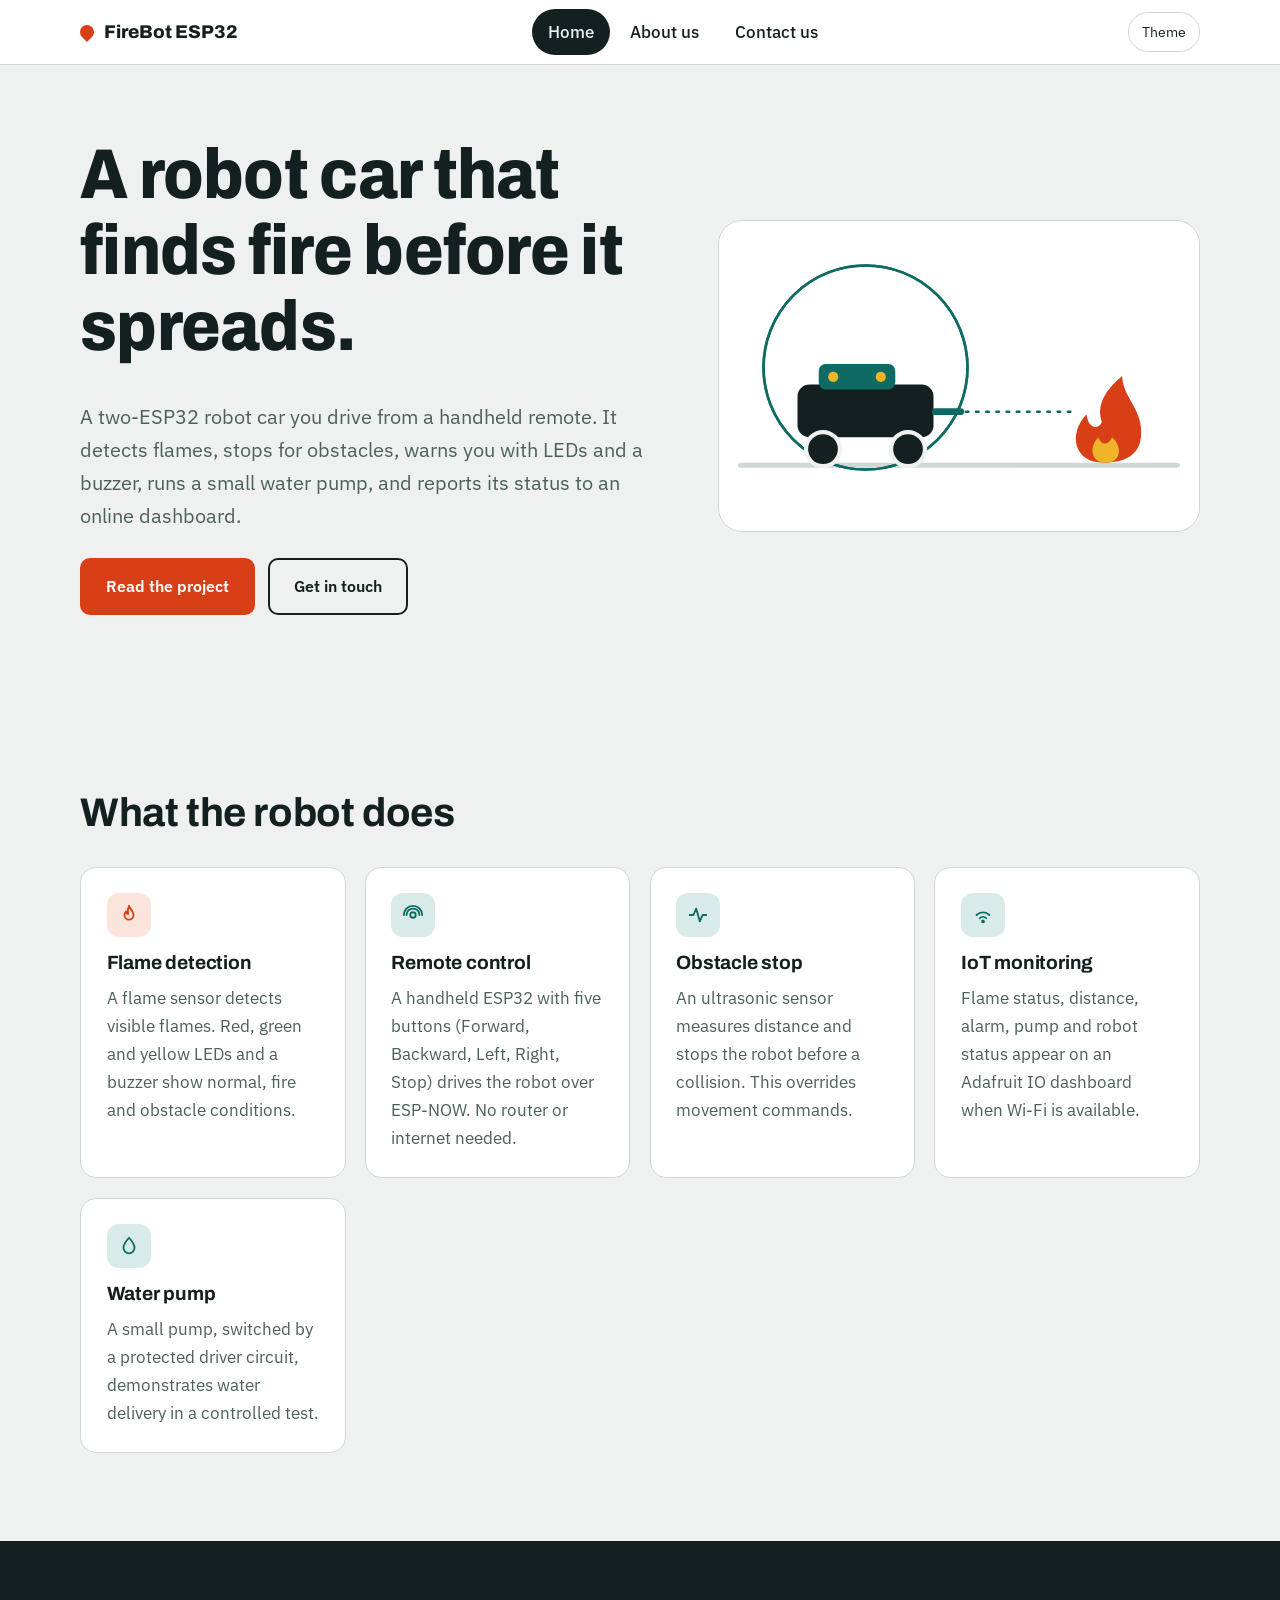
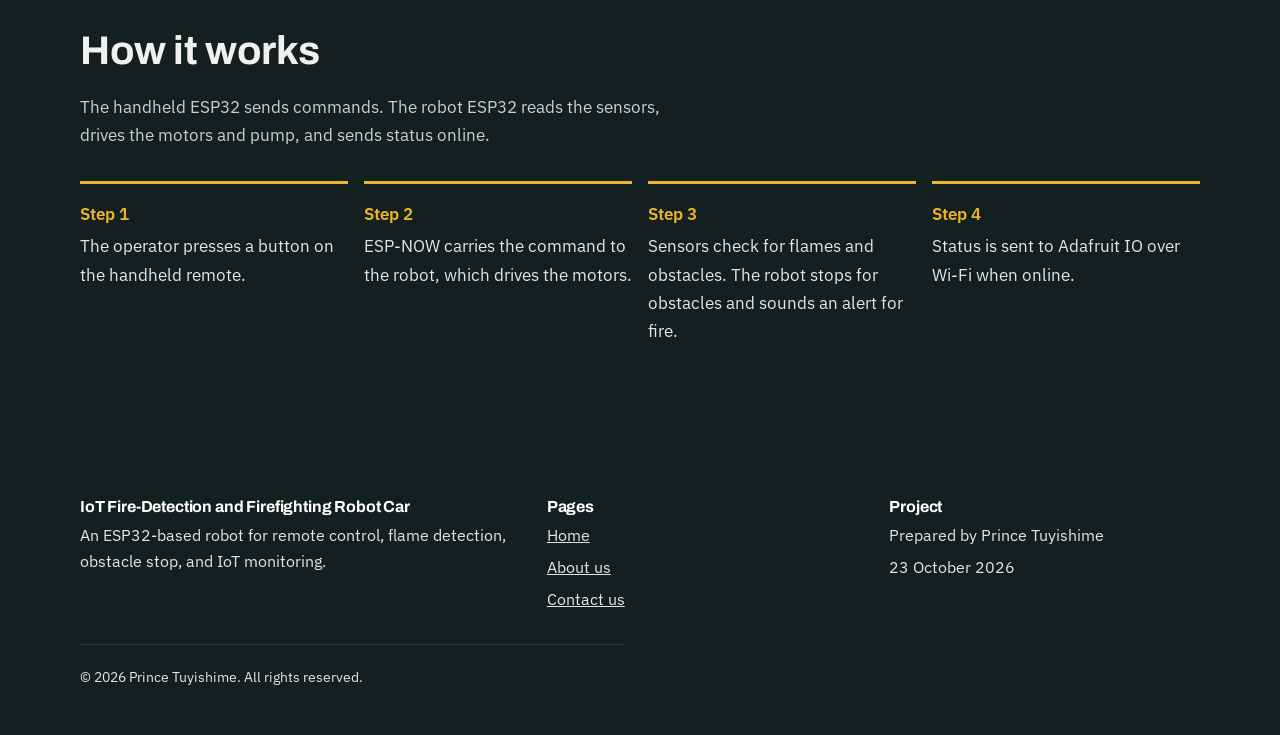
<file: index.html>
<!DOCTYPE html>
<html lang="en">
<head>
<meta charset="utf-8">
<meta name="viewport" content="width=device-width, initial-scale=1">
<title>Home – Fire-Detection Robot Car</title>
<link rel="preconnect" href="https://fonts.googleapis.com">
<link rel="preconnect" href="https://fonts.gstatic.com" crossorigin>
<link href="https://fonts.googleapis.com/css2?family=Archivo:wdth,wght@75..125,500..800&family=IBM+Plex+Sans:wght@400;500;600&display=swap" rel="stylesheet">
<link rel="stylesheet" href="style.css">
</head>
<body>
<header class="nav">
  <div class="wrap">
    <a class="brand" href="index.html"><i aria-hidden="true"></i>FireBot ESP32</a>
    <nav aria-label="Main">
      <ul>
        <li><a href="index.html" aria-current="page">Home</a></li>
        <li><a href="about.html">About us</a></li>
        <li><a href="contact.html">Contact us</a></li>
      </ul>
    </nav>
    <button class="theme" id="theme" type="button" aria-label="Switch light or dark theme">Theme</button>
  </div>
</header>
<main>
<section class="hero">
  <div class="wrap">
    <div>
      <h1>A robot car that finds fire before it spreads.</h1>
      <p class="lead">A two-ESP32 robot car you drive from a handheld remote. It detects flames, stops for obstacles, warns you with LEDs and a buzzer, runs a small water pump, and reports its status to an online dashboard.</p>
      <div class="actions">
        <a class="btn primary" href="about.html">Read the project</a>
        <a class="btn" href="contact.html">Get in touch</a>
      </div>
    </div>
    <div class="stage">
      <svg viewBox="0 0 520 320" role="img" aria-label="Illustration of the robot car sensing a flame ahead">
        <rect x="0" y="262" width="520" height="6" rx="3" fill="var(--line)"/>
        <g class="pulse"><circle cx="150" cy="150" r="120" fill="none" stroke="var(--teal)" stroke-width="3"/></g>
        <g class="pulse b"><circle cx="150" cy="150" r="120" fill="none" stroke="var(--teal)" stroke-width="3"/></g>
        <rect x="70" y="170" width="160" height="62" rx="14" fill="var(--ink)"/>
        <rect x="95" y="146" width="90" height="30" rx="8" fill="var(--teal)"/>
        <circle cx="112" cy="161" r="6" fill="var(--amber)"/><circle cx="168" cy="161" r="6" fill="var(--amber)"/>
        <circle cx="100" cy="246" r="20" fill="var(--ink)" stroke="var(--bg)" stroke-width="5"/>
        <circle cx="200" cy="246" r="20" fill="var(--ink)" stroke="var(--bg)" stroke-width="5"/>
        <rect x="228" y="198" width="38" height="8" rx="4" fill="var(--teal)"/>
        <path d="M268 202 H395" stroke="var(--teal)" stroke-width="3" stroke-dasharray="3 9" stroke-linecap="round"/>
        <g class="flicker">
          <path d="M430 262 C395 262 388 228 410 205 C412 222 424 224 428 214 C420 190 438 172 452 160 C452 185 478 200 474 232 C472 252 456 262 430 262Z" fill="var(--flame)"/>
          <path d="M432 262 C416 262 412 244 424 232 C427 242 436 242 440 232 C452 242 452 262 432 262Z" fill="var(--amber)"/>
        </g>
      </svg>
    </div>
  </div>
</section>

<section>
  <div class="wrap">
    <h2>What the robot does</h2>
    <div class="grid">
      <article class="card">
        <div class="ic"><svg width="22" height="22" viewBox="0 0 24 24" fill="none" stroke="currentColor" stroke-width="2" stroke-linecap="round" stroke-linejoin="round"><path d="M12 2c1 4 5 5 5 10a5 5 0 0 1-10 0c0-2 1-3 2-4 0 2 1 3 2 3 0-3-1-5 1-9z"/></svg></div>
        <h3>Flame detection</h3>
        <p>A flame sensor detects visible flames. Red, green and yellow LEDs and a buzzer show normal, fire and obstacle conditions.</p>
      </article>
      <article class="card">
        <div class="ic"><svg width="22" height="22" viewBox="0 0 24 24" fill="none" stroke="currentColor" stroke-width="2" stroke-linecap="round" stroke-linejoin="round"><circle cx="12" cy="12" r="3"/><path d="M5 12a7 7 0 0 1 14 0M2 12a10 10 0 0 1 20 0"/></svg></div>
        <h3>Remote control</h3>
        <p>A handheld ESP32 with five buttons (Forward, Backward, Left, Right, Stop) drives the robot over ESP-NOW. No router or internet needed.</p>
      </article>
      <article class="card">
        <div class="ic"><svg width="22" height="22" viewBox="0 0 24 24" fill="none" stroke="currentColor" stroke-width="2" stroke-linecap="round" stroke-linejoin="round"><path d="M3 12h4l3-7 4 14 3-7h4"/></svg></div>
        <h3>Obstacle stop</h3>
        <p>An ultrasonic sensor measures distance and stops the robot before a collision. This overrides movement commands.</p>
      </article>
      <article class="card">
        <div class="ic"><svg width="22" height="22" viewBox="0 0 24 24" fill="none" stroke="currentColor" stroke-width="2" stroke-linecap="round" stroke-linejoin="round"><path d="M5 12a10 10 0 0 1 14 0M8.5 15.5a5 5 0 0 1 7 0"/><circle cx="12" cy="19" r="1"/></svg></div>
        <h3>IoT monitoring</h3>
        <p>Flame status, distance, alarm, pump and robot status appear on an Adafruit IO dashboard when Wi-Fi is available.</p>
      </article>
      <article class="card">
        <div class="ic"><svg width="22" height="22" viewBox="0 0 24 24" fill="none" stroke="currentColor" stroke-width="2" stroke-linecap="round" stroke-linejoin="round"><path d="M12 3s6 6.5 6 11a6 6 0 0 1-12 0c0-4.5 6-11 6-11z"/></svg></div>
        <h3>Water pump</h3>
        <p>A small pump, switched by a protected driver circuit, demonstrates water delivery in a controlled test.</p>
      </article>
    </div>
  </div>
</section>

<section class="band">
  <div class="wrap">
    <h2>How it works</h2>
    <p>The handheld ESP32 sends commands. The robot ESP32 reads the sensors, drives the motors and pump, and sends status online.</p>
    <ol class="flow">
      <li>The operator presses a button on the handheld remote.</li>
      <li>ESP-NOW carries the command to the robot, which drives the motors.</li>
      <li>Sensors check for flames and obstacles. The robot stops for obstacles and sounds an alert for fire.</li>
      <li>Status is sent to Adafruit IO over Wi-Fi when online.</li>
    </ol>
  </div>
</section>
</main>
<footer>
  <div class="wrap">
    <div>
      <h3>IoT Fire-Detection and Firefighting Robot Car</h3>
      <p>An ESP32-based robot for remote control, flame detection, obstacle stop, and IoT monitoring.</p>
    </div>
    <div>
      <h3>Pages</h3>
      <ul>
        <li><a href="index.html">Home</a></li>
        <li><a href="about.html">About us</a></li>
        <li><a href="contact.html">Contact us</a></li>
      </ul>
    </div>
    <div>
      <h3>Project</h3>
      <ul><li>Prepared by Prince Tuyishime</li><li>23 October 2026</li></ul>
    </div>
    <p class="copy">© 2026 Prince Tuyishime. All rights reserved.</p>
  </div>
</footer>
<script src="script.js"></script>
</body>
</html>
</file>
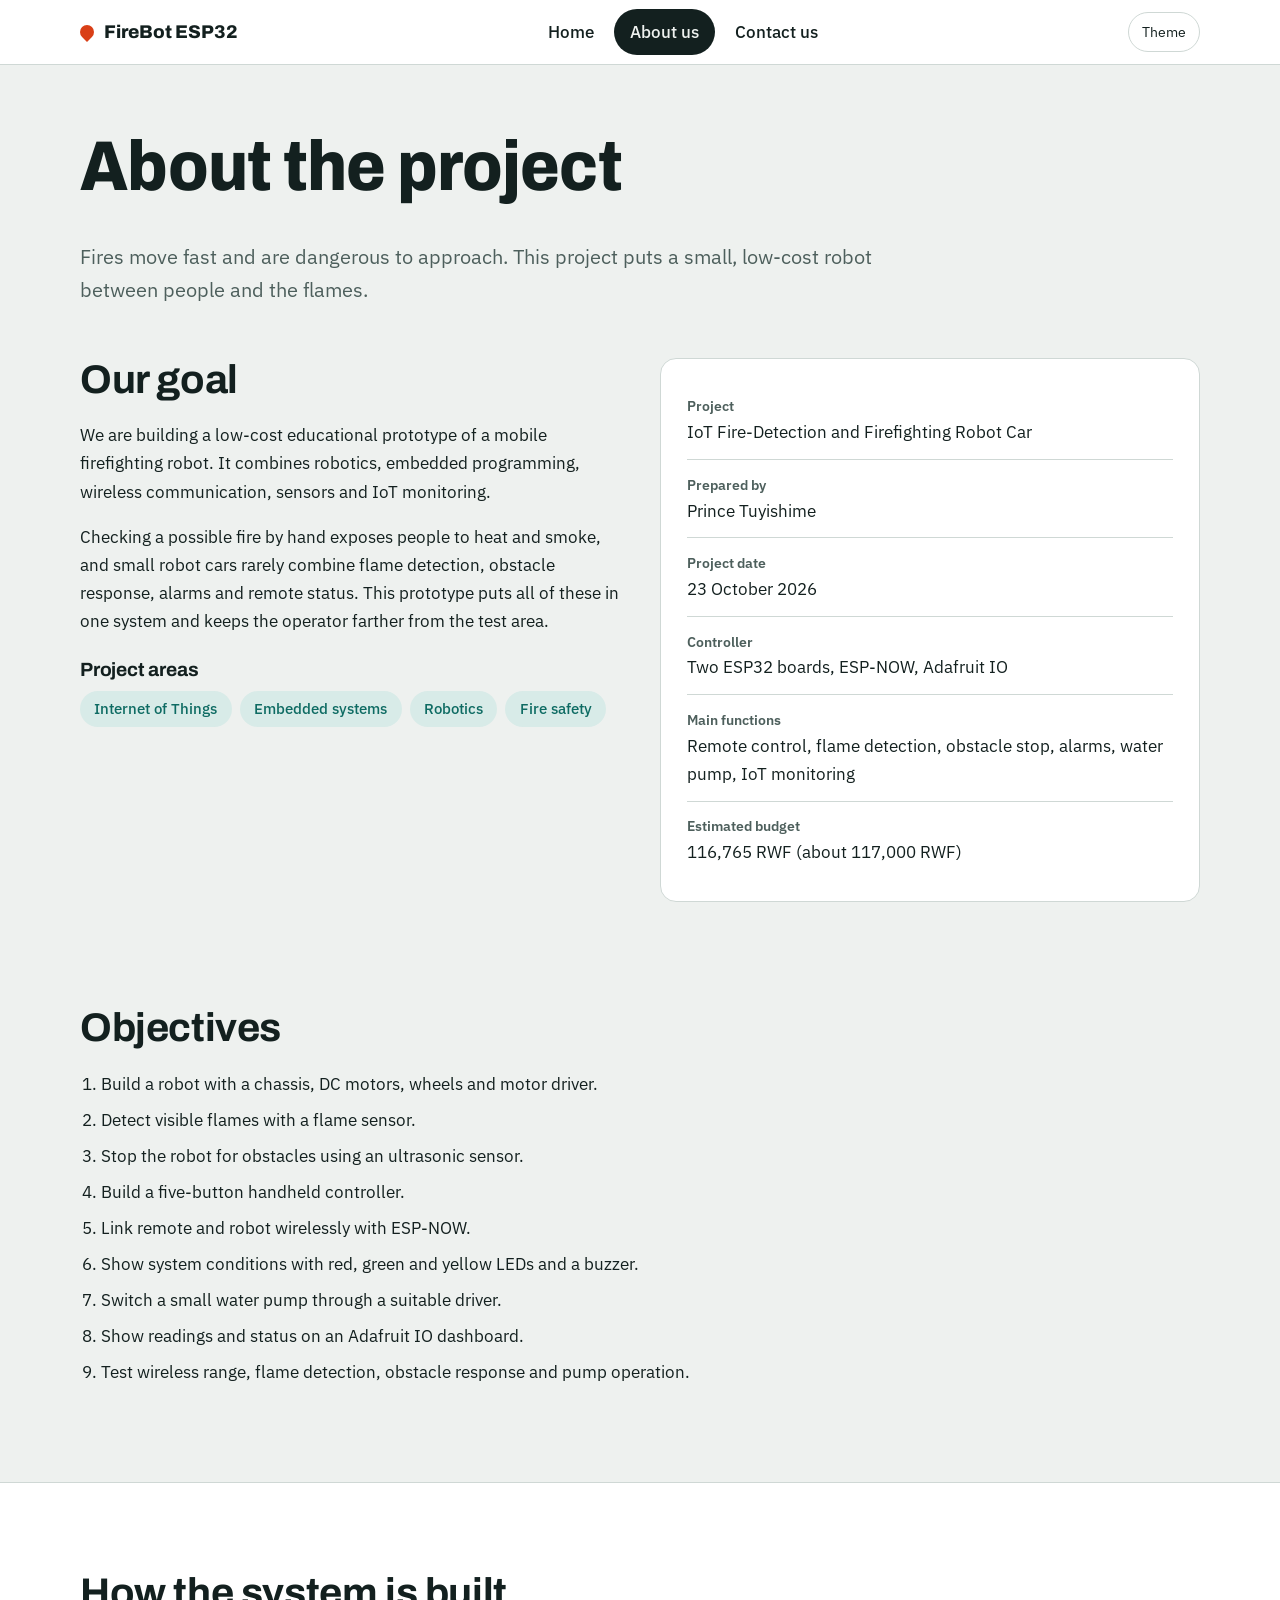
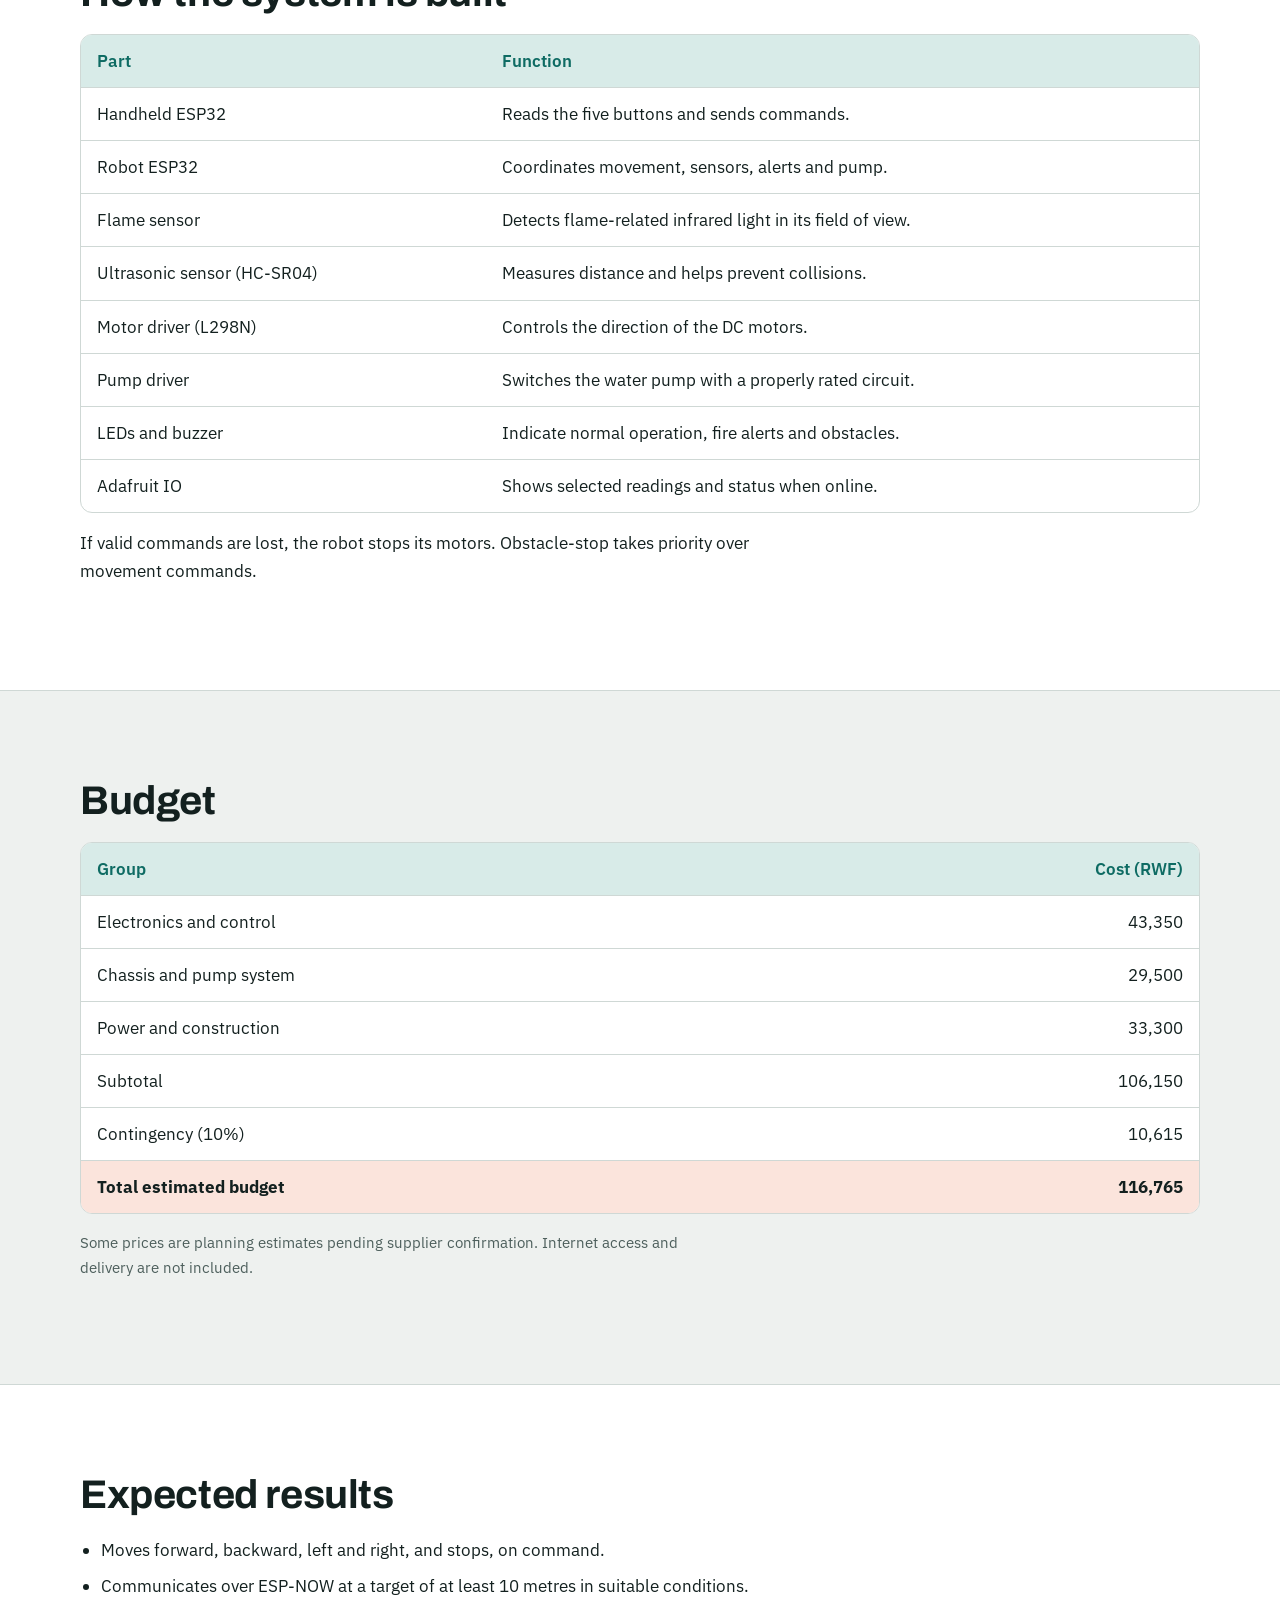
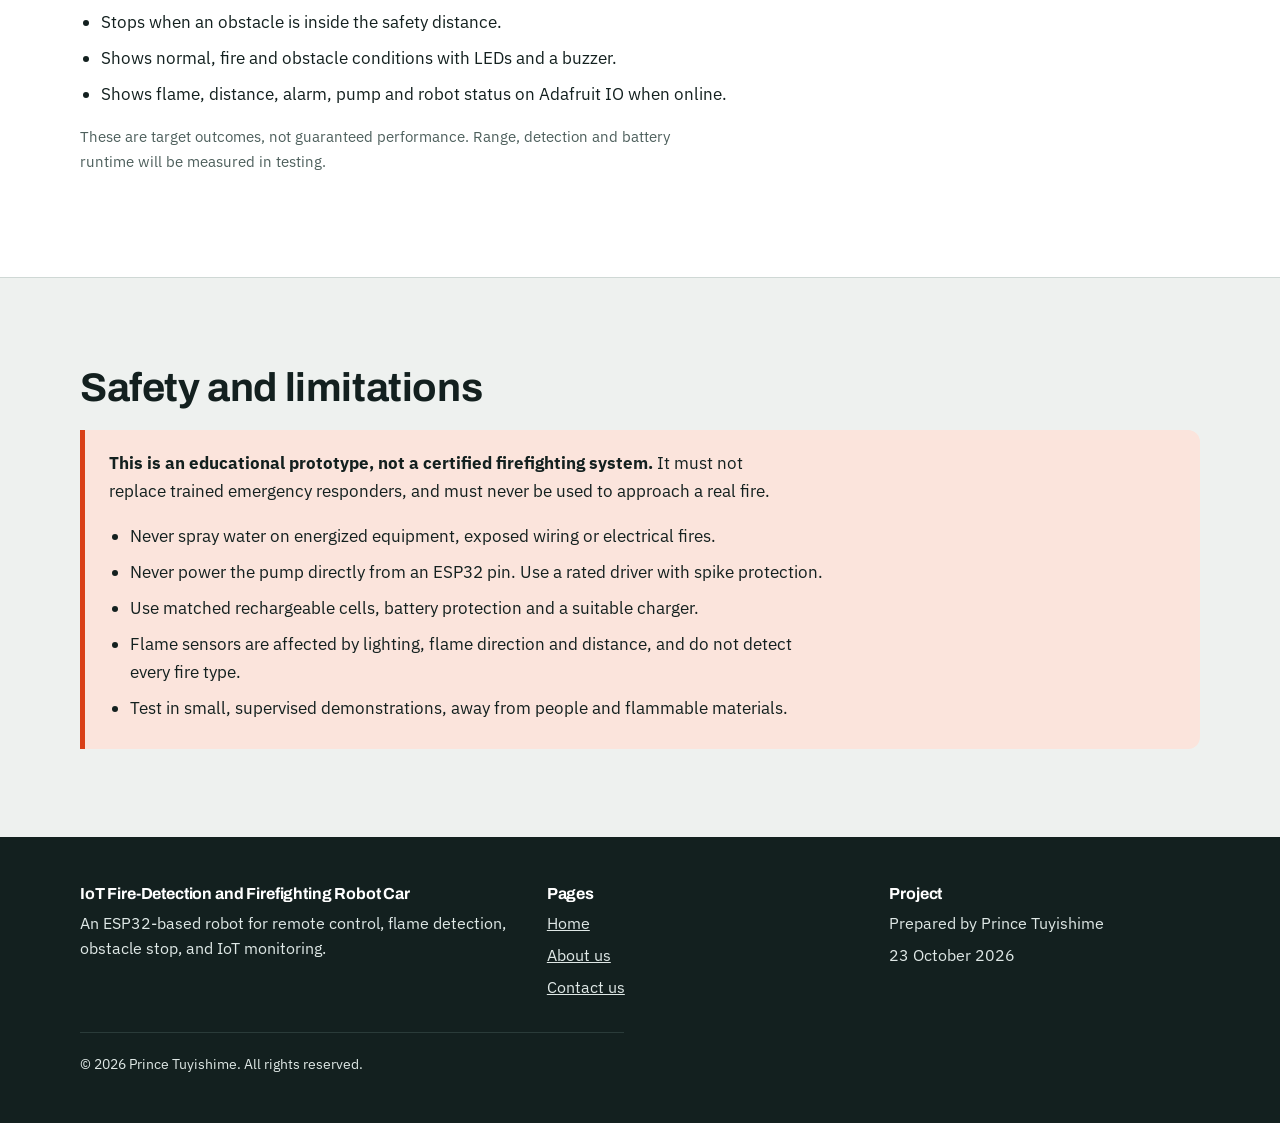
<file: about.html>
<!DOCTYPE html>
<html lang="en">
<head>
<meta charset="utf-8">
<meta name="viewport" content="width=device-width, initial-scale=1">
<title>About us – Fire-Detection Robot Car</title>
<link rel="preconnect" href="https://fonts.googleapis.com">
<link rel="preconnect" href="https://fonts.gstatic.com" crossorigin>
<link href="https://fonts.googleapis.com/css2?family=Archivo:wdth,wght@75..125,500..800&family=IBM+Plex+Sans:wght@400;500;600&display=swap" rel="stylesheet">
<link rel="stylesheet" href="style.css">
</head>
<body>
<header class="nav">
  <div class="wrap">
    <a class="brand" href="index.html"><i aria-hidden="true"></i>FireBot ESP32</a>
    <nav aria-label="Main">
      <ul>
        <li><a href="index.html">Home</a></li>
        <li><a href="about.html" aria-current="page">About us</a></li>
        <li><a href="contact.html">Contact us</a></li>
      </ul>
    </nav>
    <button class="theme" id="theme" type="button" aria-label="Switch light or dark theme">Theme</button>
  </div>
</header>
<main>
<section class="page-title">
  <div class="wrap">
    <h1>About the project</h1>
    <p class="lead">Fires move fast and are dangerous to approach. This project puts a small, low-cost robot between people and the flames.</p>
  </div>
</section>

<section style="padding-top:1rem">
  <div class="wrap two">
    <div>
      <h2>Our goal</h2>
      <p>We are building a low-cost educational prototype of a mobile firefighting robot. It combines robotics, embedded programming, wireless communication, sensors and IoT monitoring.</p>
      <p>Checking a possible fire by hand exposes people to heat and smoke, and small robot cars rarely combine flame detection, obstacle response, alarms and remote status. This prototype puts all of these in one system and keeps the operator farther from the test area.</p>
      <h3 style="margin-top:1.6rem">Project areas</h3>
      <ul class="chips"><li>Internet of Things</li><li>Embedded systems</li><li>Robotics</li><li>Fire safety</li></ul>
    </div>
    <dl class="facts">
      <div><dt>Project</dt><dd>IoT Fire-Detection and Firefighting Robot Car</dd></div>
      <div><dt>Prepared by</dt><dd>Prince Tuyishime</dd></div>
      <div><dt>Project date</dt><dd>23 October 2026</dd></div>
      <div><dt>Controller</dt><dd>Two ESP32 boards, ESP-NOW, Adafruit IO</dd></div>
      <div><dt>Main functions</dt><dd>Remote control, flame detection, obstacle stop, alarms, water pump, IoT monitoring</dd></div>
      <div><dt>Estimated budget</dt><dd>116,765 RWF (about 117,000 RWF)</dd></div>
    </dl>
  </div>
</section>

<section style="padding-top:1rem">
  <div class="wrap">
    <h2>Objectives</h2>
    <ol class="obj">
      <li>Build a robot with a chassis, DC motors, wheels and motor driver.</li>
      <li>Detect visible flames with a flame sensor.</li>
      <li>Stop the robot for obstacles using an ultrasonic sensor.</li>
      <li>Build a five-button handheld controller.</li>
      <li>Link remote and robot wirelessly with ESP-NOW.</li>
      <li>Show system conditions with red, green and yellow LEDs and a buzzer.</li>
      <li>Switch a small water pump through a suitable driver.</li>
      <li>Show readings and status on an Adafruit IO dashboard.</li>
      <li>Test wireless range, flame detection, obstacle response and pump operation.</li>
    </ol>
  </div>
</section>

<section class="alt">
  <div class="wrap">
    <h2>How the system is built</h2>
    <div class="tbl"><table>
      <thead><tr><th>Part</th><th>Function</th></tr></thead>
      <tbody>
        <tr><td>Handheld ESP32</td><td>Reads the five buttons and sends commands.</td></tr>
        <tr><td>Robot ESP32</td><td>Coordinates movement, sensors, alerts and pump.</td></tr>
        <tr><td>Flame sensor</td><td>Detects flame-related infrared light in its field of view.</td></tr>
        <tr><td>Ultrasonic sensor (HC-SR04)</td><td>Measures distance and helps prevent collisions.</td></tr>
        <tr><td>Motor driver (L298N)</td><td>Controls the direction of the DC motors.</td></tr>
        <tr><td>Pump driver</td><td>Switches the water pump with a properly rated circuit.</td></tr>
        <tr><td>LEDs and buzzer</td><td>Indicate normal operation, fire alerts and obstacles.</td></tr>
        <tr><td>Adafruit IO</td><td>Shows selected readings and status when online.</td></tr>
      </tbody>
    </table></div>
    <p style="margin-top:1rem">If valid commands are lost, the robot stops its motors. Obstacle-stop takes priority over movement commands.</p>
  </div>
</section>

<section>
  <div class="wrap">
    <h2>Budget</h2>
    <div class="tbl"><table>
      <thead><tr><th>Group</th><th class="n">Cost (RWF)</th></tr></thead>
      <tbody>
        <tr><td>Electronics and control</td><td class="n">43,350</td></tr>
        <tr><td>Chassis and pump system</td><td class="n">29,500</td></tr>
        <tr><td>Power and construction</td><td class="n">33,300</td></tr>
        <tr><td>Subtotal</td><td class="n">106,150</td></tr>
        <tr><td>Contingency (10%)</td><td class="n">10,615</td></tr>
        <tr class="tot"><td>Total estimated budget</td><td class="n">116,765</td></tr>
      </tbody>
    </table></div>
    <p class="note" style="margin-top:1rem">Some prices are planning estimates pending supplier confirmation. Internet access and delivery are not included.</p>
  </div>
</section>

<section class="alt">
  <div class="wrap">
    <h2>Expected results</h2>
    <ul class="obj">
      <li>Moves forward, backward, left and right, and stops, on command.</li>
      <li>Communicates over ESP-NOW at a target of at least 10 metres in suitable conditions.</li>
      <li>Stops when an obstacle is inside the safety distance.</li>
      <li>Shows normal, fire and obstacle conditions with LEDs and a buzzer.</li>
      <li>Shows flame, distance, alarm, pump and robot status on Adafruit IO when online.</li>
    </ul>
    <p class="note" style="margin-top:1rem">These are target outcomes, not guaranteed performance. Range, detection and battery runtime will be measured in testing.</p>
  </div>
</section>

<section>
  <div class="wrap">
    <h2>Safety and limitations</h2>
    <div class="warn">
      <p><strong>This is an educational prototype, not a certified firefighting system.</strong> It must not replace trained emergency responders, and must never be used to approach a real fire.</p>
      <ul class="obj">
      <li>Never spray water on energized equipment, exposed wiring or electrical fires.</li>
      <li>Never power the pump directly from an ESP32 pin. Use a rated driver with spike protection.</li>
      <li>Use matched rechargeable cells, battery protection and a suitable charger.</li>
      <li>Flame sensors are affected by lighting, flame direction and distance, and do not detect every fire type.</li>
      <li>Test in small, supervised demonstrations, away from people and flammable materials.</li>
      </ul>
    </div>
  </div>
</section>
</main>
<footer>
  <div class="wrap">
    <div>
      <h3>IoT Fire-Detection and Firefighting Robot Car</h3>
      <p>An ESP32-based robot for remote control, flame detection, obstacle stop, and IoT monitoring.</p>
    </div>
    <div>
      <h3>Pages</h3>
      <ul>
        <li><a href="index.html">Home</a></li>
        <li><a href="about.html">About us</a></li>
        <li><a href="contact.html">Contact us</a></li>
      </ul>
    </div>
    <div>
      <h3>Project</h3>
      <ul><li>Prepared by Prince Tuyishime</li><li>23 October 2026</li></ul>
    </div>
    <p class="copy">© 2026 Prince Tuyishime. All rights reserved.</p>
  </div>
</footer>
<script src="script.js"></script>
</body>
</html>
</file>
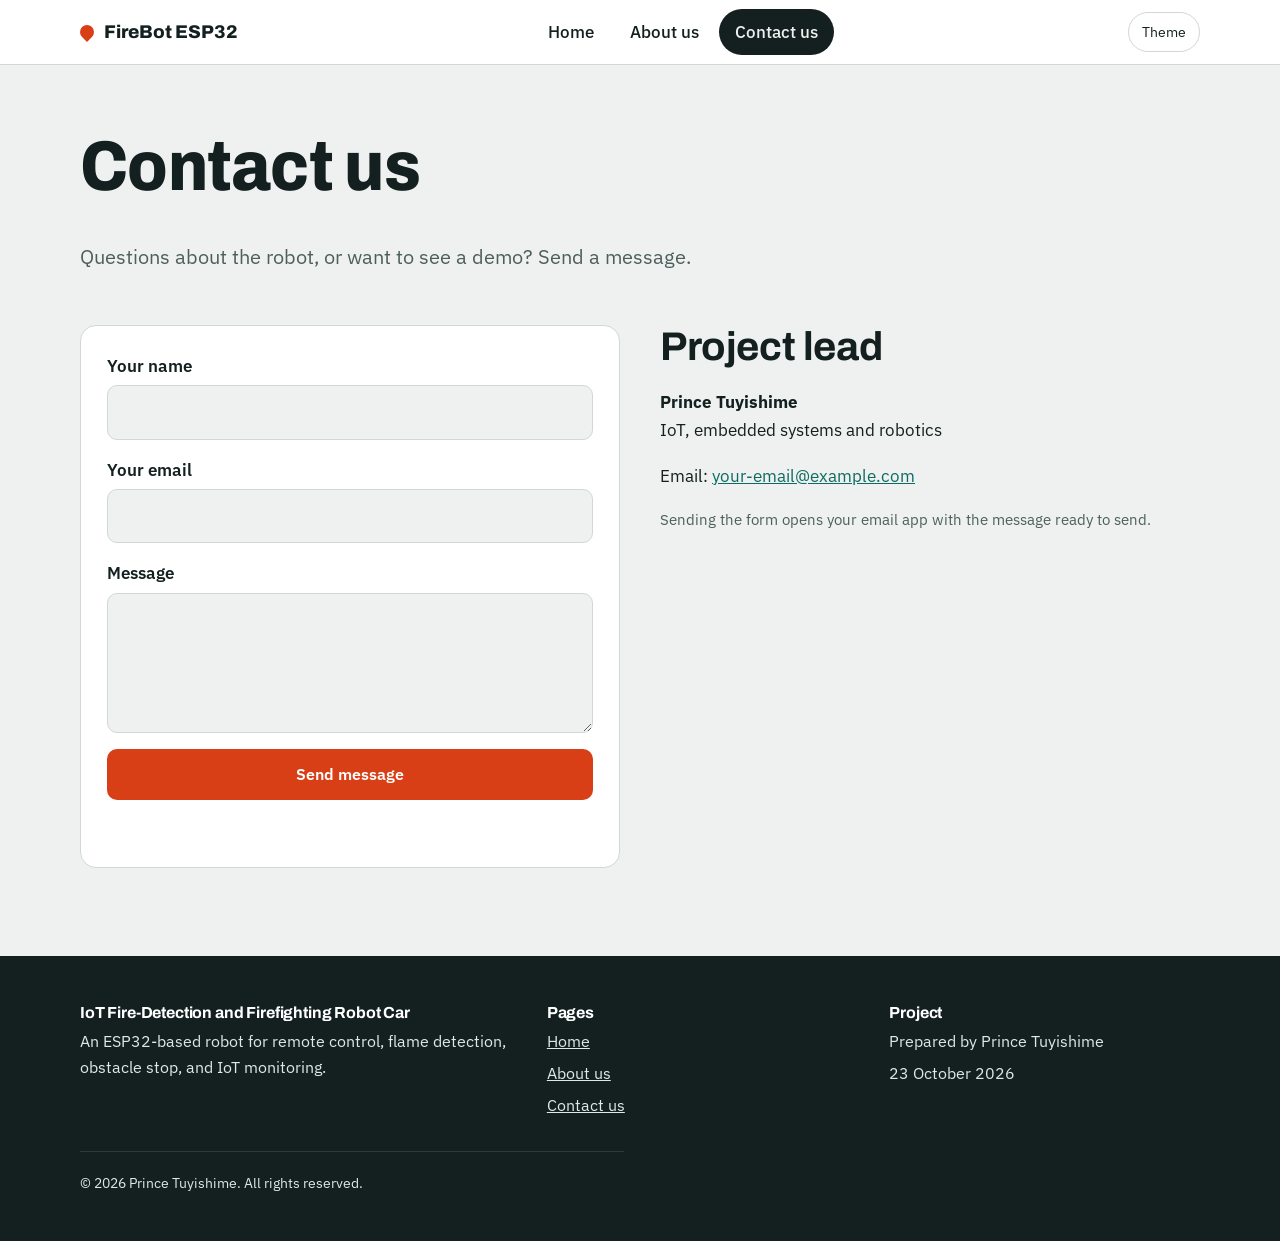
<file: contact.html>
<!DOCTYPE html>
<html lang="en">
<head>
<meta charset="utf-8">
<meta name="viewport" content="width=device-width, initial-scale=1">
<title>Contact us – Fire-Detection Robot Car</title>
<link rel="preconnect" href="https://fonts.googleapis.com">
<link rel="preconnect" href="https://fonts.gstatic.com" crossorigin>
<link href="https://fonts.googleapis.com/css2?family=Archivo:wdth,wght@75..125,500..800&family=IBM+Plex+Sans:wght@400;500;600&display=swap" rel="stylesheet">
<link rel="stylesheet" href="style.css">
</head>
<body>
<header class="nav">
  <div class="wrap">
    <a class="brand" href="index.html"><i aria-hidden="true"></i>FireBot ESP32</a>
    <nav aria-label="Main">
      <ul>
        <li><a href="index.html">Home</a></li>
        <li><a href="about.html">About us</a></li>
        <li><a href="contact.html" aria-current="page">Contact us</a></li>
      </ul>
    </nav>
    <button class="theme" id="theme" type="button" aria-label="Switch light or dark theme">Theme</button>
  </div>
</header>
<main>
<section class="page-title">
  <div class="wrap">
    <h1>Contact us</h1>
    <p class="lead">Questions about the robot, or want to see a demo? Send a message.</p>
  </div>
</section>

<section style="padding-top:1rem">
  <div class="wrap two">
    <form id="form">
      <label>Your name <input name="name" required autocomplete="name"></label>
      <label>Your email <input name="email" type="email" required autocomplete="email"></label>
      <label>Message <textarea name="message" required></textarea></label>
      <button class="btn primary" type="submit">Send message</button>
      <p id="sent" role="status"></p>
    </form>
    <div>
      <h2>Project lead</h2>
      <p><strong>Prince Tuyishime</strong><br>IoT, embedded systems and robotics</p>
      <p>Email: <a href="mailto:your-email@example.com">your-email@example.com</a></p>
      <p class="note">Sending the form opens your email app with the message ready to send.</p>
    </div>
  </div>
</section>
</main>
<footer>
  <div class="wrap">
    <div>
      <h3>IoT Fire-Detection and Firefighting Robot Car</h3>
      <p>An ESP32-based robot for remote control, flame detection, obstacle stop, and IoT monitoring.</p>
    </div>
    <div>
      <h3>Pages</h3>
      <ul>
        <li><a href="index.html">Home</a></li>
        <li><a href="about.html">About us</a></li>
        <li><a href="contact.html">Contact us</a></li>
      </ul>
    </div>
    <div>
      <h3>Project</h3>
      <ul><li>Prepared by Prince Tuyishime</li><li>23 October 2026</li></ul>
    </div>
    <p class="copy">© 2026 Prince Tuyishime. All rights reserved.</p>
  </div>
</footer>
<script src="script.js"></script>
</body>
</html>
</file>
<file: style.css>
/* ==========================================================================
   FireBot ESP32 – stylesheet
   Contents
   1. Theme variables (light, dark)
   2. Base and typography
   3. Layout helpers
   4. Navigation
   5. Buttons
   6. Home page
   7. About page
   8. Contact page
   9. Footer
   10. Responsive
   11. Reduced motion
   ========================================================================== */


/* 1. THEME VARIABLES
   -------------------------------------------------------------------------- */

/* Light (default) */
:root {
  --bg:          #eef1ef;
  --surface:     #ffffff;
  --ink:         #13201f;
  --muted:       #4d5f5c;
  --line:        #cfd8d5;

  --flame:       #d93f17;
  --flame-soft:  #fbe4dc;
  --teal:        #0e6b63;
  --teal-soft:   #d8ebe8;
  --amber:       #f0b429;

  --footer:      #13201f;
  --footer-ink:  #dfe8e6;
}

/* Dark: follows the visitor's system setting unless they chose light */
@media (prefers-color-scheme: dark) {
  :root:not([data-theme="light"]) {
    --bg:          #0f1817;
    --surface:     #172423;
    --ink:         #e8efed;
    --muted:       #9db0ac;
    --line:        #2a3b39;

    --flame:       #ff6a3d;
    --flame-soft:  #3a1f17;
    --teal:        #4fc3b6;
    --teal-soft:   #16302d;
    --amber:       #f5c04a;

    --footer:      #0a1110;
    --footer-ink:  #b9c9c6;
    color-scheme: dark;
  }
}

/* Dark: chosen with the Theme button (set by script.js) */
:root[data-theme="dark"] {
  --bg:          #0f1817;
  --surface:     #172423;
  --ink:         #e8efed;
  --muted:       #9db0ac;
  --line:        #2a3b39;

  --flame:       #ff6a3d;
  --flame-soft:  #3a1f17;
  --teal:        #4fc3b6;
  --teal-soft:   #16302d;
  --amber:       #f5c04a;

  --footer:      #0a1110;
  --footer-ink:  #b9c9c6;
  color-scheme: dark;
}


/* 2. BASE AND TYPOGRAPHY
   -------------------------------------------------------------------------- */

*,
*::before,
*::after {
  box-sizing: border-box;
}

html {
  scroll-behavior: smooth;
}

body {
  margin: 0;
  background: var(--bg);
  color: var(--ink);
  font: 400 1.0625rem/1.65 "IBM Plex Sans", system-ui, -apple-system, "Segoe UI", sans-serif;
  -webkit-font-smoothing: antialiased;
}

h1, h2, h3 {
  font-family: "Archivo", "Arial Narrow", system-ui, sans-serif;
  line-height: 1.08;
  margin: 0 0 .5em;
  letter-spacing: -.01em;
}

h1 { font-size: clamp(2.4rem, 6.5vw, 4.4rem); font-weight: 800; font-stretch: 90%; }
h2 { font-size: clamp(1.7rem, 3.6vw, 2.5rem); font-weight: 700; }
h3 { font-size: 1.2rem; font-weight: 700; }

p {
  margin: 0 0 1em;
  max-width: 68ch;
}

a {
  color: var(--teal);
}

:focus-visible {
  outline: 3px solid var(--amber);
  outline-offset: 3px;
  border-radius: 4px;
}

.lead {
  font-size: 1.25rem;
  color: var(--muted);
}

.note {
  font-size: .95rem;
  color: var(--muted);
}


/* 3. LAYOUT HELPERS
   -------------------------------------------------------------------------- */

.wrap {
  width: min(1120px, 100% - 2.5rem);
  margin-inline: auto;
}

section {
  padding: clamp(3rem, 7vw, 5.5rem) 0;
}

section.alt {
  background: var(--surface);
  border-block: 1px solid var(--line);
}

.two {
  display: grid;
  grid-template-columns: 1fr 1fr;
  gap: 2.5rem;
}

.page-title {
  padding: clamp(2.5rem, 6vw, 4rem) 0 1rem;
}


/* 4. NAVIGATION
   -------------------------------------------------------------------------- */

header.nav {
  position: sticky;
  top: 0;
  z-index: 20;
  background: var(--surface);
  border-bottom: 1px solid var(--line);
}

.nav .wrap {
  display: flex;
  align-items: center;
  justify-content: space-between;
  gap: 1rem;
  min-height: 64px;
}

.brand {
  display: flex;
  align-items: center;
  gap: .6rem;
  font: 800 1.15rem "Archivo", sans-serif;
  color: var(--ink);
  text-decoration: none;
}

.brand i {
  display: inline-block;
  width: 14px;
  height: 14px;
  background: var(--flame);
  border-radius: 50% 50% 50% 0;
  transform: rotate(-45deg);
}

nav ul {
  display: flex;
  gap: .25rem;
  margin: 0;
  padding: 0;
  list-style: none;
}

nav a {
  display: block;
  padding: .55rem 1rem;
  border-radius: 999px;
  color: var(--ink);
  font-weight: 500;
  text-decoration: none;
}

nav a:hover {
  background: var(--teal-soft);
}

nav a[aria-current="page"] {
  background: var(--ink);
  color: var(--bg);
}

.theme {
  border: 1px solid var(--line);
  border-radius: 999px;
  background: transparent;
  color: var(--ink);
  padding: .45rem .8rem;
  font: inherit;
  font-size: .9rem;
  cursor: pointer;
}


/* 5. BUTTONS
   -------------------------------------------------------------------------- */

.btn {
  display: inline-block;
  padding: .85rem 1.5rem;
  border: 2px solid var(--ink);
  border-radius: 10px;
  background: transparent;
  color: var(--ink);
  font-family: inherit;
  font-size: 1rem;
  font-weight: 600;
  text-decoration: none;
  cursor: pointer;
  transition: transform .15s;
}

.btn:hover {
  transform: translateY(-2px);
}

.btn.primary {
  background: var(--flame);
  border-color: var(--flame);
  color: #fff;
}


/* 6. HOME PAGE
   -------------------------------------------------------------------------- */

/* Hero */
.hero {
  padding-top: clamp(2.5rem, 6vw, 4.5rem);
}

.hero .wrap {
  display: grid;
  grid-template-columns: 1.1fr .9fr;
  gap: 3rem;
  align-items: center;
}

.actions {
  display: flex;
  flex-wrap: wrap;
  gap: .8rem;
  margin-top: 1.6rem;
}

.stage {
  background: var(--surface);
  border: 1px solid var(--line);
  border-radius: 24px;
  padding: 1.2rem;
}

.stage svg {
  display: block;
  width: 100%;
  height: auto;
}

/* Hero animation */
.pulse {
  transform-origin: 150px 150px;
  animation: pulse 2.4s ease-out infinite;
}

.pulse.b {
  animation-delay: 1.2s;
}

.flicker {
  transform-origin: 430px 235px;
  animation: flicker 1.1s ease-in-out infinite alternate;
}

@keyframes pulse {
  0%   { opacity: .9; transform: scale(.4); }
  100% { opacity: 0;  transform: scale(1.3); }
}

@keyframes flicker {
  from { transform: scale(1)    rotate(-2deg); }
  to   { transform: scale(1.12) rotate(3deg); }
}

/* Feature cards */
.grid {
  display: grid;
  grid-template-columns: repeat(auto-fit, minmax(240px, 1fr));
  gap: 1.2rem;
  margin-top: 2rem;
}

.card {
  background: var(--surface);
  border: 1px solid var(--line);
  border-radius: 16px;
  padding: 1.6rem;
}

.card p {
  margin: 0;
  color: var(--muted);
}

.card .ic {
  display: grid;
  place-items: center;
  width: 44px;
  height: 44px;
  margin-bottom: 1rem;
  border-radius: 12px;
  background: var(--teal-soft);
  color: var(--teal);
}

.card:nth-child(1) .ic {
  background: var(--flame-soft);
  color: var(--flame);
}

/* "How it works" band */
.band {
  background: var(--ink);
  color: var(--bg);
}

.band h2 { color: var(--bg); }
.band p  { max-width: 60ch; color: #c5d3d0; }

.flow {
  display: grid;
  grid-template-columns: repeat(auto-fit, minmax(200px, 1fr));
  gap: 1rem;
  margin-top: 2rem;
  padding: 0;
  list-style: none;
  counter-reset: step;
}

.flow li {
  padding-top: 1rem;
  border-top: 3px solid var(--amber);
  color: #dfe8e6;
  counter-increment: step;
}

.flow li::before {
  content: "Step " counter(step);
  display: block;
  margin-bottom: .3rem;
  color: var(--amber);
  font-weight: 600;
}


/* 7. ABOUT PAGE
   -------------------------------------------------------------------------- */

/* Project facts */
dl.facts {
  margin: 0;
  padding: 1.4rem 1.6rem;
  background: var(--surface);
  border: 1px solid var(--line);
  border-radius: 16px;
}

dl.facts div {
  padding: .8rem 0;
  border-bottom: 1px solid var(--line);
}

dl.facts div:last-child {
  border: 0;
}

dt {
  color: var(--muted);
  font-size: .9rem;
  font-weight: 600;
}

dd {
  margin: 0;
}

/* Tags and lists */
.chips {
  display: flex;
  flex-wrap: wrap;
  gap: .5rem;
  margin: 0;
  padding: 0;
  list-style: none;
}

.chips li {
  padding: .35rem .9rem;
  border-radius: 999px;
  background: var(--teal-soft);
  color: var(--teal);
  font-size: .95rem;
  font-weight: 500;
}

.obj {
  max-width: 72ch;
  margin: 1rem 0 0;
  padding-left: 1.3rem;
}

.obj li {
  margin-bottom: .5rem;
}

/* Tables */
.tbl {
  overflow-x: auto;
  background: var(--surface);
  border: 1px solid var(--line);
  border-radius: 12px;
}

table {
  width: 100%;
  min-width: 420px;
  border-collapse: collapse;
}

th,
td {
  padding: .75rem 1rem;
  border-bottom: 1px solid var(--line);
  text-align: left;
}

th {
  background: var(--teal-soft);
  color: var(--teal);
  font-weight: 600;
}

tr:last-child td {
  border-bottom: 0;
}

td.n,
th.n {
  text-align: right;
}

tr.tot td {
  background: var(--flame-soft);
  font-weight: 700;
}

/* Safety box */
.warn {
  padding: 1.2rem 1.5rem;
  background: var(--flame-soft);
  border-left: 5px solid var(--flame);
  border-radius: 0 12px 12px 0;
}


/* 8. CONTACT PAGE
   -------------------------------------------------------------------------- */

form {
  display: grid;
  gap: 1rem;
  padding: 1.6rem;
  background: var(--surface);
  border: 1px solid var(--line);
  border-radius: 16px;
}

label {
  display: grid;
  gap: .35rem;
  font-weight: 600;
}

input,
textarea {
  width: 100%;
  padding: .75rem .9rem;
  border: 1.5px solid var(--line);
  border-radius: 10px;
  background: var(--bg);
  color: var(--ink);
  font: inherit;
}

textarea {
  min-height: 140px;
  resize: vertical;
}

#sent {
  min-height: 1.5em;
  margin: 0;
  color: var(--teal);
  font-weight: 600;
}


/* 9. FOOTER
   -------------------------------------------------------------------------- */

footer {
  padding: 3rem 0 2rem;
  background: var(--footer);
  color: var(--footer-ink);
}

footer .wrap {
  display: grid;
  grid-template-columns: 1.4fr 1fr 1fr;
  gap: 2rem;
}

footer h3 {
  color: #fff;
  font-size: 1rem;
}

footer p,
footer li {
  color: var(--footer-ink);
  font-size: .97rem;
}

footer ul {
  display: grid;
  gap: .4rem;
  margin: 0;
  padding: 0;
  list-style: none;
}

footer a {
  color: var(--footer-ink);
}

footer .copy {
  grid-column: 1 / -1;
  padding-top: 1.2rem;
  border-top: 1px solid #2a3b39;
  font-size: .9rem;
}


/* 10. RESPONSIVE
   -------------------------------------------------------------------------- */

@media (max-width: 820px) {
  .hero .wrap,
  .two,
  footer .wrap {
    grid-template-columns: 1fr;
  }

  .nav .wrap {
    flex-wrap: wrap;
    padding-block: .5rem;
  }

  nav ul {
    flex-wrap: wrap;
  }
}


/* 11. REDUCED MOTION
   -------------------------------------------------------------------------- */

@media (prefers-reduced-motion: reduce) {
  .pulse,
  .flicker {
    animation: none;
  }

  .btn {
    transition: none;
  }

  html {
    scroll-behavior: auto;
  }
}
</file>
